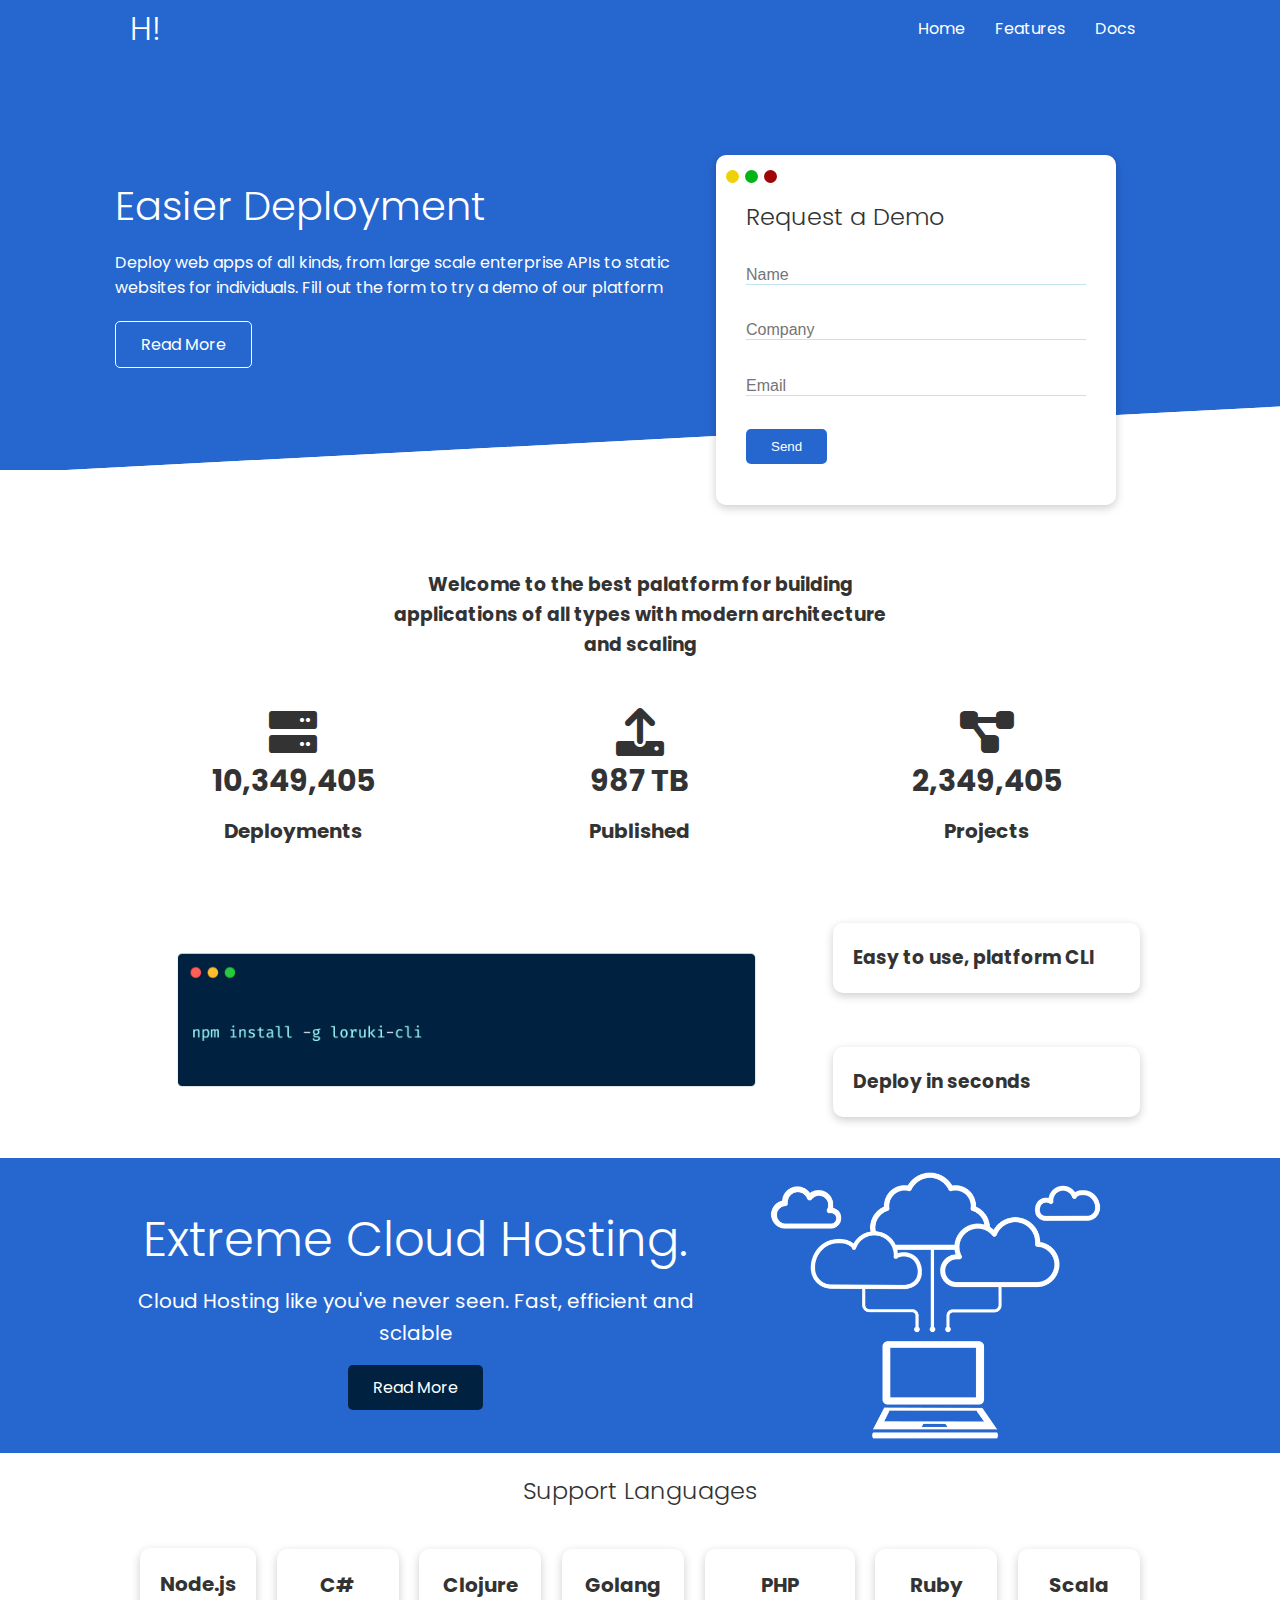
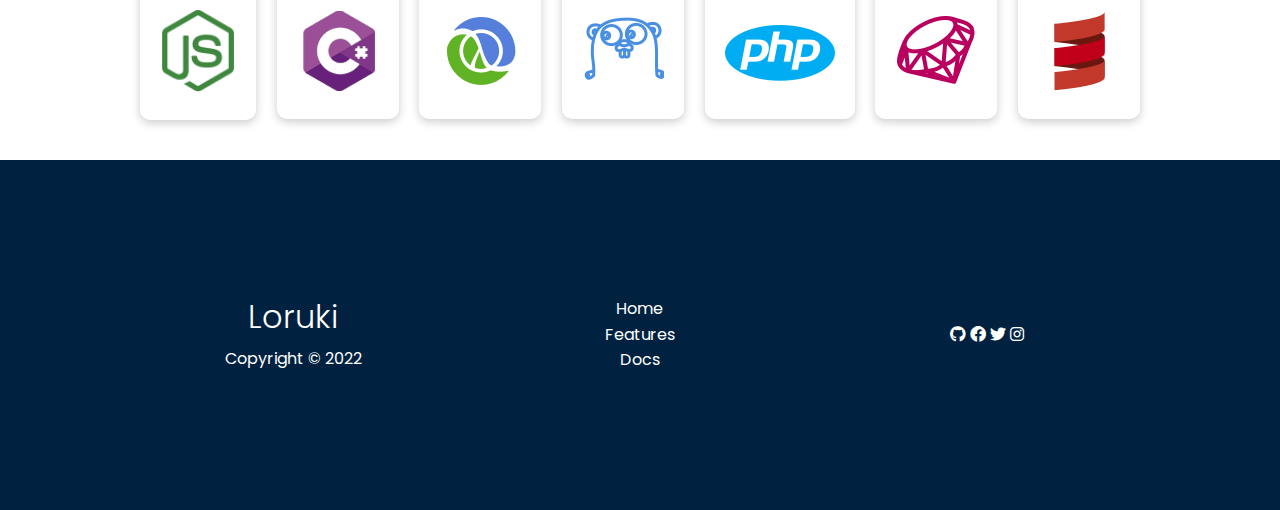
<file: index.html>
<!DOCTYPE html>
<html lang="en">
	<head>
		<meta charset="UTF-8" />
		<meta http-equiv="X-UA-Compatible" content="IE=edge" />
		<meta name="viewport" content="width=device-width, initial-scale=1.0" />
		<link
			rel="stylesheet"
			href="https://cdnjs.cloudflare.com/ajax/libs/font-awesome/6.0.0/css/all.min.css"
			integrity="sha512-9usAa10IRO0HhonpyAIVpjrylPvoDwiPUiKdWk5t3PyolY1cOd4DSE0Ga+ri4AuTroPR5aQvXU9xC6qOPnzFeg=="
			crossorigin="anonymous"
			referrerpolicy="no-referrer"
		/>
		<link rel="stylesheet" href="/css/utilitis.css" />
		<link rel="stylesheet" href="/css/style.css" />
		<title>H!</title>
	</head>

	<body>
		<!-- Navbar -->
		<div class="navbar">
			<div class="container flex">
				<h1 class="logo">H!</h1>
				<nav>
					<ul>
						<li><a href="">Home</a></li>
						<li><a href="">Features</a></li>
						<li><a href="">Docs</a></li>
					</ul>
				</nav>
			</div>
		</div>

		<!-- Showcase -->
		<section class="showcase">
			<div class="container grid">
				<div class="showcase-text">
					<h1>Easier Deployment</h1>
					<p>
						Deploy web apps of all kinds, from large scale enterprise APIs to
						static websites for individuals. Fill out the form to try a demo of
						our platform
					</p>
					<a href="" class="btn btn-outline">Read More</a>
				</div>
				<div class="showcase-form card">
					<div class="test flex-test">
						<div class="dots-1"></div>
						<div class="dots-2"></div>
						<div class="dots-3"></div>
					</div>
					<h2>Request a Demo</h2>
					<form>
						<div class="form-control">
							<input type="text" name="Name" placeholder="Name" required />
						</div>
						<div class="form-control">
							<input
								type="text"
								name="Company"
								placeholder="Company"
								required
							/>
						</div>
						<div class="form-control">
							<input type="email" name="Email" placeholder="Email" required />
						</div>
						<input type="submit" value="Send" class="btn btn-primary" />
					</form>
				</div>
			</div>
		</section>

		<!-- statas -->
		<section class="stats">
			<div class="container">
				<h3 class="stats-heading text-center my-1">
					Welcome to the best palatform for building applications of all types
					with modern architecture and scaling
				</h3>

				<div class="grid grid-3 text-center my-4">
					<div>
						<i class="fas fa-server fa-3x"></i>
						<h3>10,349,405</h3>
						<p class="text-secondary">Deployments</p>
					</div>
					<div>
						<i class="fas fa-upload fa-3x"></i>
						<h3>987 TB</h3>
						<p class="text-secondary">Published</p>
					</div>
					<div>
						<i class="fas fa-project-diagram fa-3x"></i>
						<h3>2,349,405</h3>
						<p class="text-secondary">Projects</p>
					</div>
				</div>
			</div>
		</section>

		<!-- CLI -->
		<section class="cli">
			<div class="container grid">
				<img src="/img/cli.png" alt="" />
				<div class="card">
					<h3>Easy to use, platform CLI</h3>
				</div>

				<div class="card">
					<h3>Deploy in seconds</h3>
				</div>
			</div>
		</section>

		<!-- CLOUD -->
		<section class="cloud bg-primary my-2 py-2">
			<div class="container grid">
				<div class="text-center">
					<h2 class="lg">Extreme Cloud Hosting.</h2>
					<p class="lead my-1">
						Cloud Hosting like you've never seen. Fast, efficient and sclable
					</p>
					<a href="/features.html" class="btn btn-dark">Read More</a>
				</div>
				<img src="/img/cloud.png" alt="" />
			</div>
		</section>

		<!-- LANGUAGES -->
		<section class="languages">
			<div class="md text-center my-2">
				<h2>Support Languages</h2>
			</div>
			<div class="container flex">
				<div class="card">
					<h4>Node.js</h4>
					<img src="/img/logos/node.png" alt="" />
				</div>
				<div class="card">
					<h4>C#</h4>
					<img src="/img/logos/csharp.png" alt="" />
				</div>
				<div class="card">
					<h4>Clojure</h4>
					<img src="/img/logos/clojure.png" alt="" />
				</div>
				<div class="card">
					<h4>Golang</h4>
					<img src="/img/logos/go.png" alt="" />
				</div>
				<div class="card">
					<h4>PHP</h4>
					<img src="/img/logos/php.png" alt="" />
				</div>
				<div class="card">
					<h4>Ruby</h4>
					<img src="/img/logos/ruby.png" alt="" />
				</div>
				<div class="card">
					<h4>Scala</h4>
					<img src="/img/logos/scala.png" alt="" />
				</div>
			</div>
		</section>
		<!-- LANGUAGES END -->

		<footer class="footer bg-dark py-5">
			<div class="container grid grid-3">
				<div>
					<h1>Loruki</h1>
					<p>Copyright &copy; 2022</p>
				</div>
				<nav>
					<ul>
						<li><a href="index.html"></a>Home</li>
						<li><a href="/features.html"></a>Features</li>
						<li><a href="doc.html"></a>Docs</li>
					</ul>
				</nav>
				<div class="social">
					<a href=""><i class="fab fa-github"></i></a>
					<a href=""><i class="fab fa-facebook"></i></a>
					<a href=""><i class="fab fa-twitter"></i></a>
					<a href=""><i class="fab fa-instagram"></i></a>
				</div>
			</div>
		</footer>
	</body>
</html>
</file>
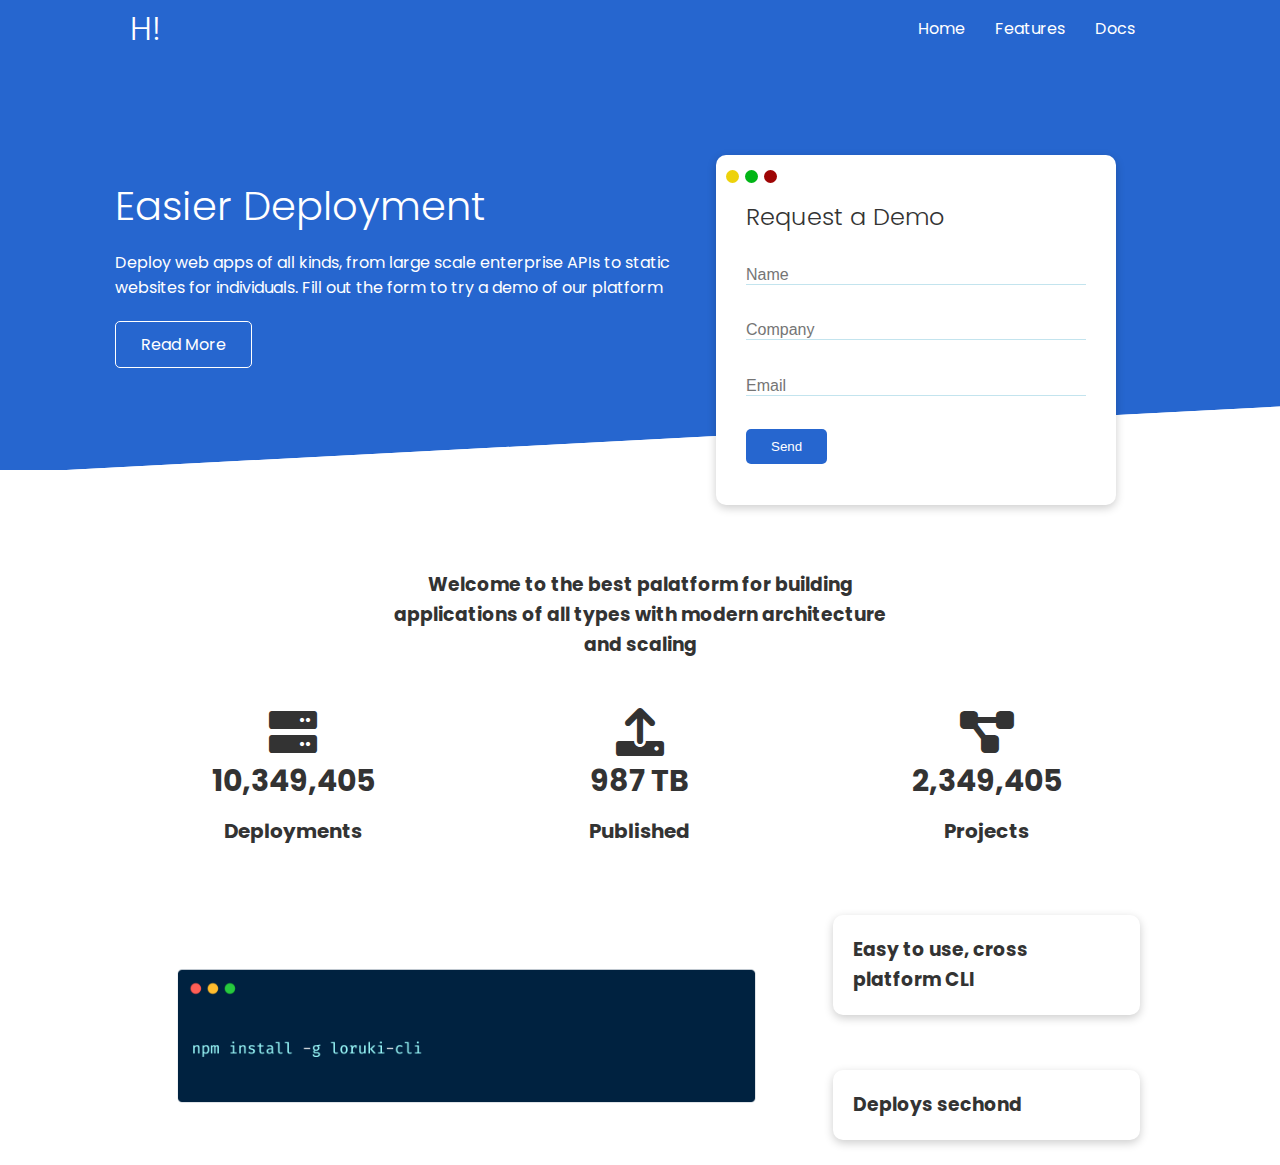
<file: img/index.html>
<!DOCTYPE html>
<html lang="en">

<head>
   <meta charset="UTF-8">
   <meta http-equiv="X-UA-Compatible" content="IE=edge">
   <meta name="viewport" content="width=device-width, initial-scale=1.0">
   <link rel="stylesheet" href="https://cdnjs.cloudflare.com/ajax/libs/font-awesome/6.0.0/css/all.min.css"
      integrity="sha512-9usAa10IRO0HhonpyAIVpjrylPvoDwiPUiKdWk5t3PyolY1cOd4DSE0Ga+ri4AuTroPR5aQvXU9xC6qOPnzFeg=="
      crossorigin="anonymous" referrerpolicy="no-referrer" />
   <link rel="stylesheet" href="/css/utilitis.css">
   <link rel="stylesheet" href="/css/style.css">
   <title>H!</title>
</head>

<body>

   <!-- Navbar -->
   <div class="navbar">
      <div class="container flex">
         <h1 class="logo">H!</h1>
         <nav>
            <ul>
               <li><a href="">Home</a></li>
               <li><a href="">Features</a></li>
               <li><a href="">Docs</a></li>
            </ul>
         </nav>
      </div>
   </div>

   <!-- Showcase -->
   <section class="showcase">
      <div class="container grid">
         <div class="showcase-text">
            <h1>Easier Deployment</h1>
            <p>Deploy web apps of all kinds, from large scale enterprise APIs to static websites for individuals. Fill
               out the form to try a demo of our platform</p>
            <a href="" class="btn btn-outline">Read More</a>
         </div>
         <div class="showcase-form card">
            <div class="test flex-test">
               <div class="dots-1"></div>
               <div class="dots-2"></div>
               <div class="dots-3"></div>
            </div>
            <h2>Request a Demo</h2>
            <form>
               <div class="form-control">
                  <input type="text" name="Name" placeholder="Name" required>
               </div>
               <div class="form-control">
                  <input type="text" name="Company" placeholder="Company" required>
               </div>
               <div class="form-control">
                  <input type="email" name="Email" placeholder="Email" required>
               </div>
               <input type="submit" value="Send" class="btn btn-primary">
            </form>
         </div>
      </div>
   </section>

   <!-- statas -->
   <section class="stats">
      <div class="container">
         <h3 class="stats-heading text-center my-1">
            Welcome to the best palatform for building applications of all types with modern architecture and scaling
         </h3>

         <div class="grid grid-3 text-center my-4">
            <div>
               <i class="fas fa-server fa-3x"></i>
               <h3>10,349,405</h3>
               <p class="text-secondary">Deployments</p>
            </div>
            <div>
               <i class="fas fa-upload fa-3x"></i>
               <h3>987 TB</h3>
               <p class="text-secondary">Published</p>
            </div>
            <div>
               <i class="fas fa-project-diagram fa-3x"></i>
               <h3>2,349,405</h3>
               <p class="text-secondary">Projects</p>
            </div>

         </div>
      </div>
   </section>

   <!-- cli -->
   <section class="cli">
      <div class="container grid">
         <img src="/img/cli.png" alt="">
         <div class="card">
            <h3>Easy to use, cross platform CLI</h3>
         </div>
         <div class="card">
            <h3>Deploys sechond</h3>
         </div>
      </div>
   </section>

</body>

</html>
</file>
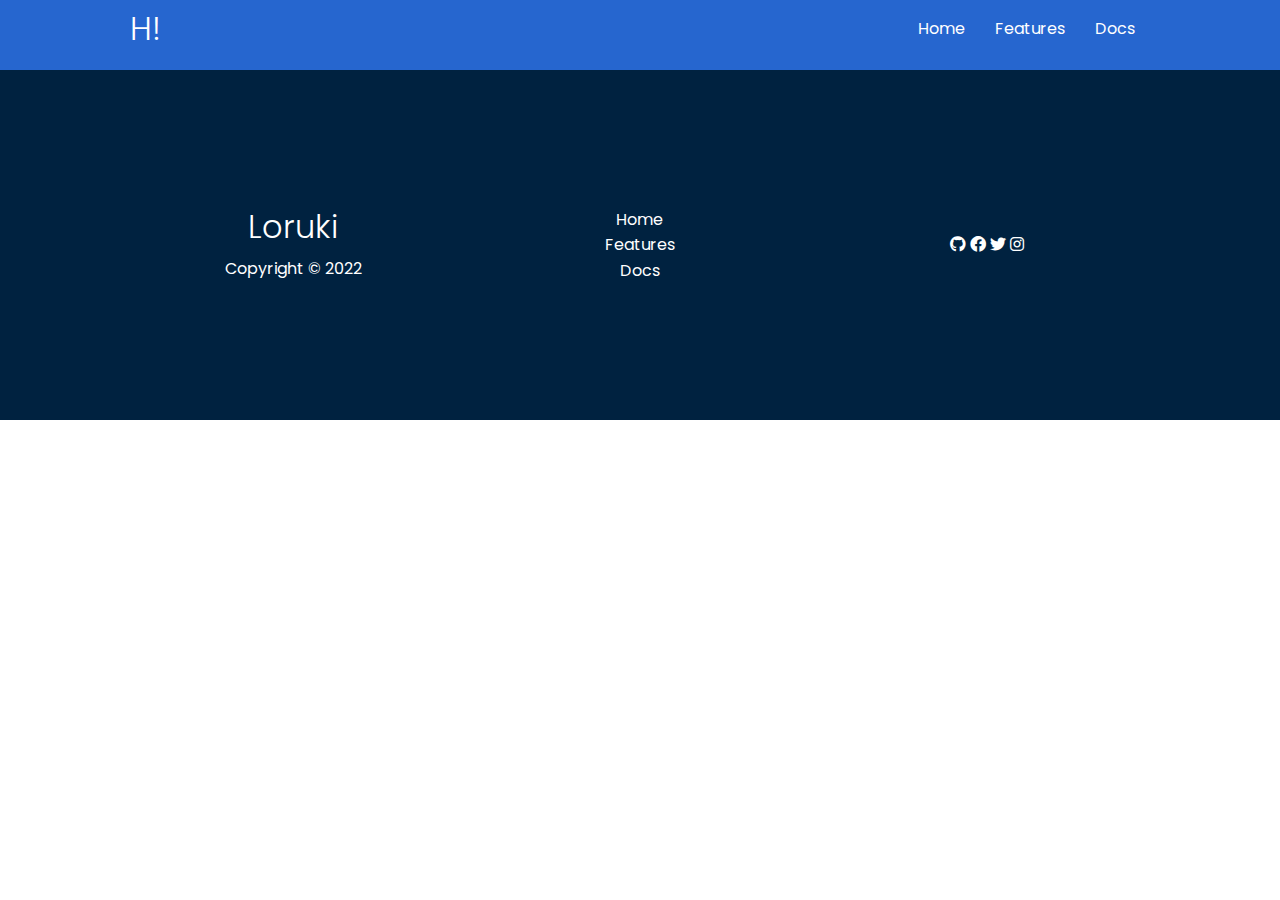
<file: features.html>
<!DOCTYPE html>
<html lang="en">
	<head>
		<meta charset="UTF-8" />
		<meta http-equiv="X-UA-Compatible" content="IE=edge" />
		<meta name="viewport" content="width=device-width, initial-scale=1.0" />
		<link
			rel="stylesheet"
			href="https://cdnjs.cloudflare.com/ajax/libs/font-awesome/6.0.0/css/all.min.css"
			integrity="sha512-9usAa10IRO0HhonpyAIVpjrylPvoDwiPUiKdWk5t3PyolY1cOd4DSE0Ga+ri4AuTroPR5aQvXU9xC6qOPnzFeg=="
			crossorigin="anonymous"
			referrerpolicy="no-referrer"
		/>
		<link rel="stylesheet" href="/css/utilitis.css" />
		<link rel="stylesheet" href="/css/style.css" />
		<title>H!</title>
	</head>

	<body>
		<!-- Navbar -->
		<div class="navbar">
			<div class="container flex">
				<h1 class="logo">H!</h1>
				<nav>
					<ul>
						<li><a href="">Home</a></li>
						<li><a href="">Features</a></li>
						<li><a href="">Docs</a></li>
					</ul>
				</nav>
			</div>
		</div>

		<footer class="footer bg-dark py-5">
			<div class="container grid grid-3">
				<div>
					<h1>Loruki</h1>
					<p>Copyright &copy; 2022</p>
				</div>
				<nav>
					<ul>
						<li><a href="index.html"></a>Home</li>
						<li><a href=""></a>Features</li>
						<li><a href="doc.html"></a>Docs</li>
					</ul>
				</nav>
				<div class="social">
					<a href=""><i class="fab fa-github"></i></a>
					<a href=""><i class="fab fa-facebook"></i></a>
					<a href=""><i class="fab fa-twitter"></i></a>
					<a href=""><i class="fab fa-instagram"></i></a>
				</div>
			</div>
		</footer>
	</body>
</html>
</file>
<file: css/utilitis.css>
/* utilitis */

.container {
	max-width: 1100px;
	margin: 0 auto;
	overflow: auto;
	padding: 0 40px;
}

.card {
	background-color: #fff;
	border-radius: 10px;
	color: #333;
	box-shadow: 0 3px 10px rgba(0, 0, 0, 0.2);
	padding: 20px;
	margin: 10px;
}

.btn {
	display: inline-block;
	padding: 10px 25px;
	border: none;
	border-radius: 5px;
	cursor: pointer;
	color: #fff;
	transition: 0.3s;
}

.btn:hover {
	transform: scale(0.98);
}

.btn-outline {
	background-color: transparent;
	border: 1px solid #fff;
}

/* background and colored btn */
.bg-primary,
.btn-primary {
	background-color: var(--color-main);
	color: #fff;
}
.bg-secondary,
.btn-secondary {
	background-color: var(--secondary-color);
	color: #fff;
}

.bg-dark,
.btn-dark {
	background-color: var(--dark-color);
	color: #fff;
}
.bg-light,
.btn-light {
	background-color: var(--light-color);
	color: #333;
}

.bg-primary a,
.btn-primary a,
.bg-secondary a,
.btn-secondarya,
.bg-dark a,
.btn-dark a {
	color: #fff;
}

/* text sizes */
.cloud .lead {
	font-size: 20px;
}
.sm {
	font-size: 2rem;
}
.md {
	font-size: 1rem;
}
.cloud .lg {
	font-size: 3rem;
}

.xl {
	font-size: 4rem;
}

.text-center {
	text-align: center;
}

.flex {
	display: flex;
	justify-content: space-between;
	align-items: center;
}
.grid {
	display: grid;
	grid-template-columns: repeat(2, 1fr);
	gap: 20px;
	justify-content: center;
	align-items: center;
	height: 100%;
	overflow: hidden;
}

.grid-3 {
	/* display: grid; */
	grid-template-columns: repeat(3, 1fr);
}

/* margin */
.my-1 {
	margin: 1rem auto;
}
.my-2 {
	margin: 1.5rem auto;
}
.my-3 {
	margin: 2rem auto;
}
.my-4 {
	margin: 3rem auto;
}
.my-5 {
	margin: 4rem auto;
}

.m {
	margin: 1rem;
}
.m {
	margin: 1.5rem;
}
.m {
	margin: 2rem;
}
.m {
	margin: 3rem;
}
.m {
	margin: 4rem;
}

/* padding */
.py-1 {
	padding: 1rem auto;
}
.py-2 {
	padding: 1.5rem auto;
}
.py-3 {
	padding: 2rem auto;
}
.py-4 {
	padding: 3rem auto;
}
.py-5 {
	padding: 4rem auto;
}

.p-1 {
	padding: 1rem;
}
.p-2 {
	padding: 1.5rem;
}
.p-3 {
	padding: 2rem;
}
.p-4 {
	padding: 3rem;
}
.p-5 {
	padding: 4rem;
}
</file>
<file: css/style.css>
@import url("https://fonts.googleapis.com/css2?family=Open+Sans&family=Poppins:wght@300&display=swap");

* {
	box-sizing: border-box;
	padding: 0;
	margin: 0;
}

:root {
	--color-main: #2666cf;
	--secondary-color: #1c3fa8;
	--dark-color: #002240;
	--light-color: #f4f4f4;
}

body {
	font-family: "Poppins", sans-serif;
	color: #333;
	line-height: 1.6;
}

ul {
	list-style-type: none;
}

a {
	text-decoration: none;
	color: #333;
}

h1,
h2 {
	font-weight: 300;
	line-height: 1.2;
	margin: 10px 0;
}

p {
	margin: 10px 0;
}

img {
	width: 100%;
}

/* navbar */
.navbar {
	background-color: var(--color-main);
	color: #fff;
	height: 70px;
	width: 100%;
}

.navbar ul {
	display: flex;
}

.navbar a {
	padding: 10px;
	color: #fff;
	margin: 0 5px;
}

.navbar a:hover {
	border-bottom: 2px #fff solid;
}

/* showcase */
.showcase {
	background-color: var(--color-main);
	height: 400px;
	color: #fff;
	position: relative;
}

.showcase h1 {
	font-size: 40px;
}

.showcase p {
	margin: 20px 0;
}

.showcase .grid {
	overflow: visible;
	grid-template-columns: 55% 45%;
	grid-gap: 30px;
}

.showcase-form {
	position: relative;
	top: 60px;
	height: 350px;
	width: 400px;
	padding: 30px;
	z-index: 100;
}

.showcase-form h2 {
	margin-top: 20px;
}

.showcase-form .form-control {
	margin: 30px 0;
}

.showcase-form input[type="text"],
.showcase-form input[type="email"],
.showcase-form input[type="text"] {
	border: 0;
	border-bottom: 1px solid #c3e4ee;
	width: 100%;
	font-size: 16px;
}

.showcase-form input:focus {
	outline: none;
}

.showcase::before,
.showcase::after {
	content: "";
	position: absolute;
	height: 100px;
	bottom: -70px;
	right: 0px;
	left: 0px;
	background: #ffffff;
	transform: skewY(-3deg);
	-webkit-transform: skewY(-3deg);
	-moz-transform: skewY(-3deg);
	-ms-transform: skewY(-3deg);
}

.test {
	margin-left: -20px;
}

.flex-test {
	margin-top: -15px;
	display: flex;
	gap: 6px;
}

.test > * {
	width: 13px;
	height: 13px;
	/* background-color: rgb(186, 13, 13); */
	border-radius: 50%;
}

.dots-1 {
	background-color: #edd20b;
}
.dots-2 {
	background-color: #01b516;
}
.dots-3 {
	background-color: #9e0505;
}

/* stats */
.stats {
	padding-top: 100px;
}

.stats-heading {
	max-width: 530px;
	margin: auto;
}

.stats .grid h3 {
	font-size: 30px;
}

.stats .grid p {
	font-size: 20px;
	font-weight: bold;
}

.cli .grid {
	grid-template-columns: repeat(3, 1fr);
	grid-template-rows: repeat(2, 1fr);
}

.cli .grid > *:first-child {
	grid-column: 1 / span 2;
	grid-row: 1 / span 2;
}

.cloud .grid {
	grid-template-columns: 4fr 3fr;
}

/* LANGUAGES */

.languages .flex {
	flex-wrap: wrap;
}

.languages .card {
	text-align: center;
	margin: 18px 10px 40px;
	cursor: pointer;
	transition: 0.2s;
}

.languages .card h4 {
	margin-bottom: 10px;
	font-size: 20px;
}

.languages .card:hover {
	transform: translateY(-15px);
}

.footer {
	text-align: center;
	height: 350px;
}

/* Tablets and Under */

@media (max-width: 768px) {
	.grid,
	.showcase .grid,
	.cli .grid,
	.stats .grid,
	.cloud .grid {
		grid-template-columns: 1fr;
		grid-template-rows: 1fr;
	}

	.showcase {
		height: auto;
	}
	.showcase-text {
		text-align: center;
	}

	.showcase-form {
		justify-self: center;
		margin: auto;
	}
}

@media (max-width: 500px) {
	.navbar {
		height: 110px;
		width: 100%;
	}

	.navbar .flex {
		flex-direction: column;
	}

	.navbar ul {
		padding: 10px;
		background-color: rgba(0, 0, 0, 0.1);
	}
}
</file>
